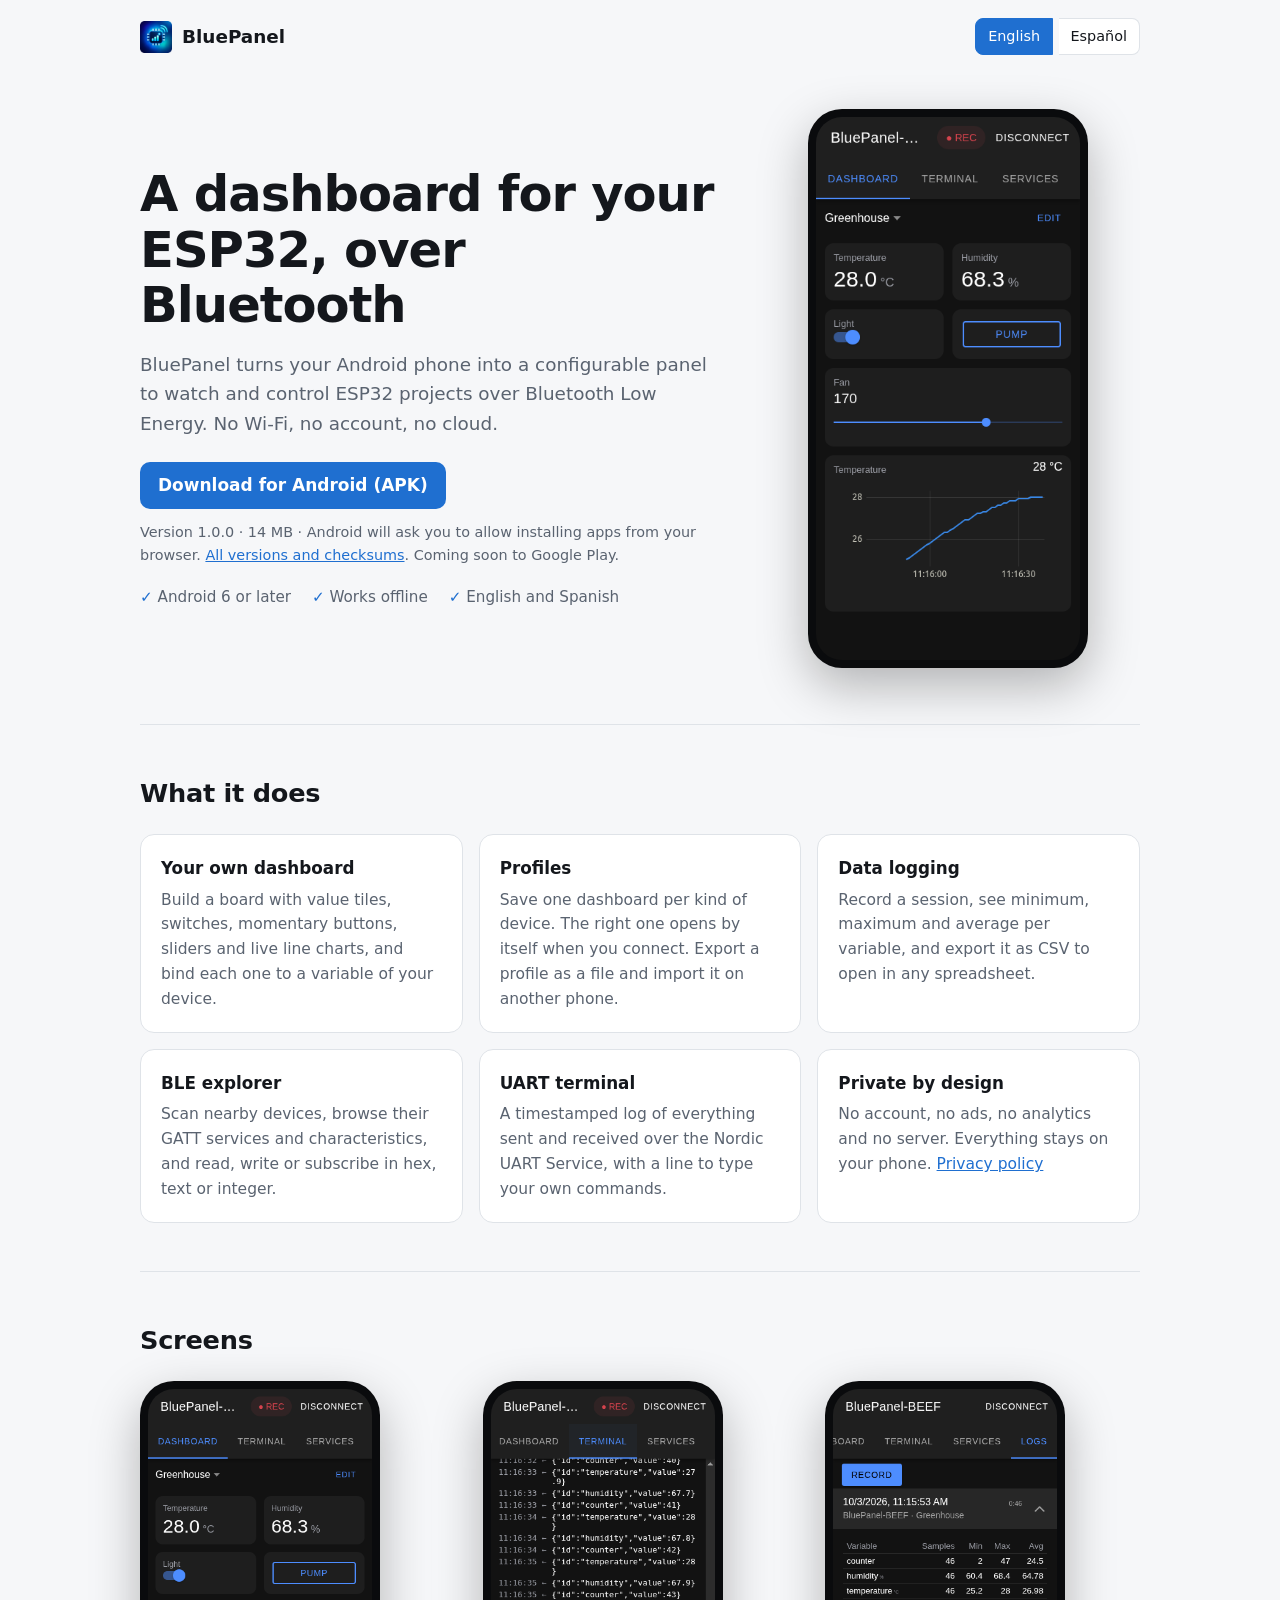
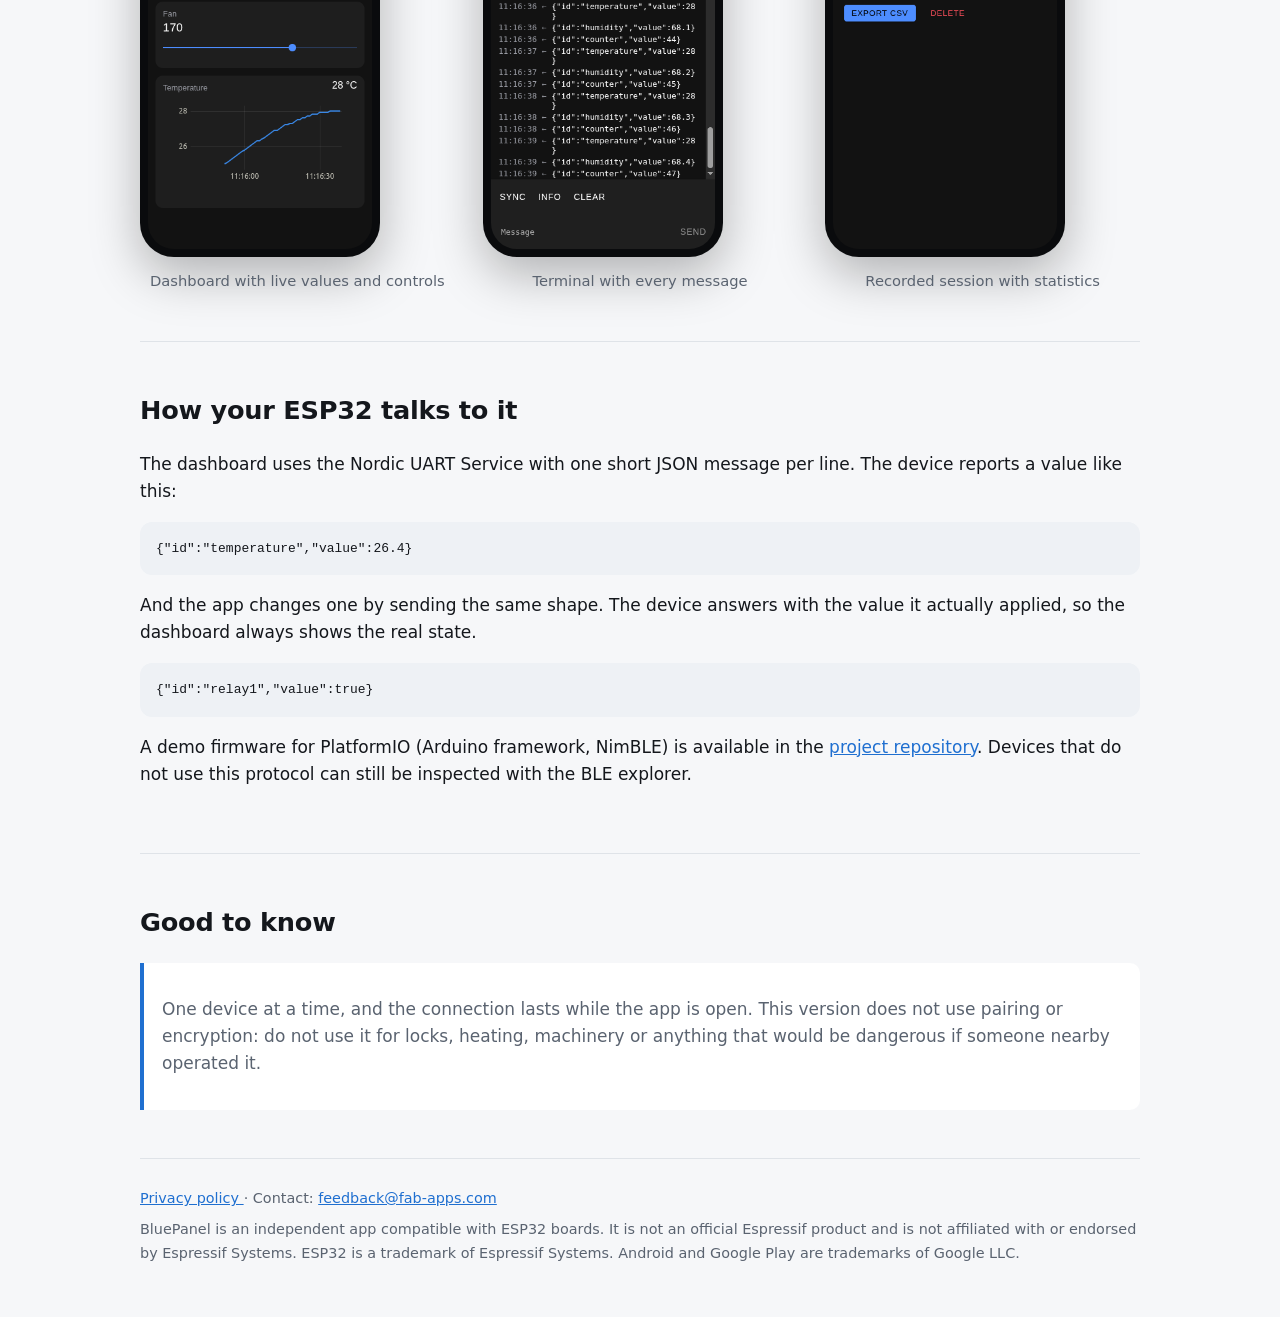
<file: index.html>
<!doctype html>
<html lang="en">
  <head>
    <meta charset="utf-8" />
    <meta name="viewport" content="width=device-width, initial-scale=1" />
    <title>BluePanel – BLE dashboard for ESP32</title>
    <meta name="title-en" content="BluePanel – BLE dashboard for ESP32" />
    <meta name="title-es" content="BluePanel – Panel BLE para ESP32" />
    <meta
      name="description"
      content="Turn your Android phone into a configurable dashboard for ESP32 projects over Bluetooth Low Energy. No Wi-Fi, no account, no cloud."
    />
    <meta name="color-scheme" content="light dark" />
    <link rel="icon" href="icon.png" type="image/png" />
    <link rel="stylesheet" href="styles.css" />
  </head>
  <body>
    <div class="wrap">
      <header class="top">
        <a class="brand" href="./"><img src="icon.png" alt="" />BluePanel</a>
        <div class="lang" role="group" aria-label="Language">
          <button type="button" value="en" aria-pressed="true">English</button>
          <button type="button" value="es" aria-pressed="false">Español</button>
        </div>
      </header>

      <main>
        <div class="hero">
          <div>
            <h1>
              <span data-lang="en">A dashboard for your ESP32, over Bluetooth</span>
              <span data-lang="es">Un tablero para tu ESP32, por Bluetooth</span>
            </h1>
            <p class="lead">
              <span data-lang="en">
                BluePanel turns your Android phone into a configurable panel to watch and control ESP32
                projects over Bluetooth Low Energy. No Wi-Fi, no account, no cloud.
              </span>
              <span data-lang="es">
                BluePanel convierte tu teléfono Android en un panel configurable para ver y controlar
                proyectos ESP32 por Bluetooth Low Energy. Sin Wi-Fi, sin cuenta, sin nube.
              </span>
            </p>
            <a
              class="badge"
              href="https://github.com/franbenaglia/universalESP32BlePages/releases/latest/download/BluePanel.apk"
            >
              <span data-lang="en">Download for Android (APK)</span>
              <span data-lang="es">Descargar para Android (APK)</span>
            </a>
            <p class="download-note">
              <span data-lang="en">
                Version 1.0.0 · 14 MB · Android will ask you to allow installing apps from your
                browser.
              </span>
              <span data-lang="es">
                Versión 1.0.0 · 14 MB · Android te va a pedir permiso para instalar apps desde el
                navegador.
              </span>
              <a href="https://github.com/franbenaglia/universalESP32BlePages/releases">
                <span data-lang="en">All versions and checksums</span
                ><span data-lang="es">Todas las versiones y sumas de verificación</span></a
              >.
              <span data-lang="en">Coming soon to Google Play.</span>
              <span data-lang="es">Próximamente en Google Play.</span>
            </p>
            <ul class="facts">
              <li>
                <span data-lang="en">Android 6 or later</span>
                <span data-lang="es">Android 6 o superior</span>
              </li>
              <li>
                <span data-lang="en">Works offline</span>
                <span data-lang="es">Funciona sin conexión</span>
              </li>
              <li>
                <span data-lang="en">English and Spanish</span>
                <span data-lang="es">Español e inglés</span>
              </li>
            </ul>
          </div>
          <div class="phone">
            <img
              src="img/dashboard.png"
              width="360"
              height="740"
              alt="BluePanel dashboard showing temperature, humidity, a switch, a button, a slider and a line chart"
            />
          </div>
        </div>

        <section>
          <h2>
            <span data-lang="en">What it does</span>
            <span data-lang="es">Qué hace</span>
          </h2>
          <div class="grid">
            <div class="card">
              <h3>
                <span data-lang="en">Your own dashboard</span>
                <span data-lang="es">Tu propio tablero</span>
              </h3>
              <p>
                <span data-lang="en">
                  Build a board with value tiles, switches, momentary buttons, sliders and live line
                  charts, and bind each one to a variable of your device.
                </span>
                <span data-lang="es">
                  Armá un tablero con valores, interruptores, botones momentáneos, deslizadores y
                  gráficos en vivo, y asociá cada uno a una variable de tu dispositivo.
                </span>
              </p>
            </div>
            <div class="card">
              <h3>
                <span data-lang="en">Profiles</span>
                <span data-lang="es">Perfiles</span>
              </h3>
              <p>
                <span data-lang="en">
                  Save one dashboard per kind of device. The right one opens by itself when you
                  connect. Export a profile as a file and import it on another phone.
                </span>
                <span data-lang="es">
                  Guardá un tablero por tipo de dispositivo. Al conectar se abre solo el que
                  corresponde. Exportá un perfil como archivo e importalo en otro teléfono.
                </span>
              </p>
            </div>
            <div class="card">
              <h3>
                <span data-lang="en">Data logging</span>
                <span data-lang="es">Registro de datos</span>
              </h3>
              <p>
                <span data-lang="en">
                  Record a session, see minimum, maximum and average per variable, and export it as
                  CSV to open in any spreadsheet.
                </span>
                <span data-lang="es">
                  Grabá una sesión, mirá mínimo, máximo y promedio por variable, y exportala como
                  CSV para abrirla en cualquier hoja de cálculo.
                </span>
              </p>
            </div>
            <div class="card">
              <h3>
                <span data-lang="en">BLE explorer</span>
                <span data-lang="es">Explorador BLE</span>
              </h3>
              <p>
                <span data-lang="en">
                  Scan nearby devices, browse their GATT services and characteristics, and read,
                  write or subscribe in hex, text or integer.
                </span>
                <span data-lang="es">
                  Buscá dispositivos cercanos, recorré sus servicios y características GATT, y leé,
                  escribí o suscribite en hexadecimal, texto o entero.
                </span>
              </p>
            </div>
            <div class="card">
              <h3>
                <span data-lang="en">UART terminal</span>
                <span data-lang="es">Terminal UART</span>
              </h3>
              <p>
                <span data-lang="en">
                  A timestamped log of everything sent and received over the Nordic UART Service,
                  with a line to type your own commands.
                </span>
                <span data-lang="es">
                  Un registro con hora de todo lo enviado y recibido por el Nordic UART Service, con
                  una línea para escribir tus propios comandos.
                </span>
              </p>
            </div>
            <div class="card">
              <h3>
                <span data-lang="en">Private by design</span>
                <span data-lang="es">Privada por diseño</span>
              </h3>
              <p>
                <span data-lang="en">
                  No account, no ads, no analytics and no server. Everything stays on your phone.
                </span>
                <span data-lang="es">
                  Sin cuenta, sin anuncios, sin analíticas y sin servidor. Todo queda en tu teléfono.
                </span>
                <a href="privacy.html">
                  <span data-lang="en">Privacy policy</span>
                  <span data-lang="es">Política de privacidad</span>
                </a>
              </p>
            </div>
          </div>
        </section>

        <section>
          <h2>
            <span data-lang="en">Screens</span>
            <span data-lang="es">Pantallas</span>
          </h2>
          <div class="shots">
            <figure>
              <div class="phone">
                <img src="img/dashboard.png" width="360" height="740" loading="lazy" alt="Dashboard with live values, controls and a chart" />
              </div>
              <figcaption>
                <span data-lang="en">Dashboard with live values and controls</span>
                <span data-lang="es">Tablero con valores en vivo y controles</span>
              </figcaption>
            </figure>
            <figure>
              <div class="phone">
                <img src="img/terminal.png" width="360" height="740" loading="lazy" alt="Terminal listing JSON messages received from the device" />
              </div>
              <figcaption>
                <span data-lang="en">Terminal with every message</span>
                <span data-lang="es">Terminal con cada mensaje</span>
              </figcaption>
            </figure>
            <figure>
              <div class="phone">
                <img src="img/logs.png" width="360" height="740" loading="lazy" alt="Recorded session with statistics per variable and a CSV export button" />
              </div>
              <figcaption>
                <span data-lang="en">Recorded session with statistics</span>
                <span data-lang="es">Sesión grabada con estadísticas</span>
              </figcaption>
            </figure>
          </div>
        </section>

        <section>
          <h2>
            <span data-lang="en">How your ESP32 talks to it</span>
            <span data-lang="es">Cómo le habla tu ESP32</span>
          </h2>
          <p>
            <span data-lang="en">
              The dashboard uses the Nordic UART Service with one short JSON message per line. The
              device reports a value like this:
            </span>
            <span data-lang="es">
              El tablero usa el Nordic UART Service con un mensaje JSON corto por línea. El
              dispositivo informa un valor así:
            </span>
          </p>
          <pre><code>{"id":"temperature","value":26.4}</code></pre>
          <p>
            <span data-lang="en">
              And the app changes one by sending the same shape. The device answers with the value
              it actually applied, so the dashboard always shows the real state.
            </span>
            <span data-lang="es">
              Y la app cambia uno enviando la misma forma. El dispositivo responde con el valor que
              realmente aplicó, así el tablero siempre muestra el estado real.
            </span>
          </p>
          <pre><code>{"id":"relay1","value":true}</code></pre>
          <p>
            <span data-lang="en">
              A demo firmware for PlatformIO (Arduino framework, NimBLE) is available in the
            </span>
            <span data-lang="es">
              Hay un firmware de demostración para PlatformIO (framework Arduino, NimBLE) en el
            </span>
            <a href="https://github.com/franbenaglia/universalESP32Ble">
              <span data-lang="en">project repository</span><span data-lang="es">repositorio del proyecto</span></a
            >.
            <span data-lang="en">
              Devices that do not use this protocol can still be inspected with the BLE explorer.
            </span>
            <span data-lang="es">
              Los dispositivos que no usan este protocolo igual se pueden inspeccionar con el
              explorador BLE.
            </span>
          </p>
        </section>

        <section>
          <h2>
            <span data-lang="en">Good to know</span>
            <span data-lang="es">Para tener en cuenta</span>
          </h2>
          <div class="note">
            <p data-lang="en">
              One device at a time, and the connection lasts while the app is open. This version
              does not use pairing or encryption: do not use it for locks, heating, machinery or
              anything that would be dangerous if someone nearby operated it.
            </p>
            <p data-lang="es">
              Un dispositivo por vez, y la conexión dura mientras la app está abierta. Esta versión
              no usa emparejamiento ni cifrado: no la uses para cerraduras, calefacción, maquinaria
              ni nada que sea peligroso si alguien cercano lo acciona.
            </p>
          </div>
        </section>
      </main>

      <footer>
        <p>
          <a href="privacy.html">
            <span data-lang="en">Privacy policy</span>
            <span data-lang="es">Política de privacidad</span>
          </a>
          ·
          <span data-lang="en">Contact:</span><span data-lang="es">Contacto:</span>
          <a href="mailto:feedback@fab-apps.com">feedback@fab-apps.com</a>
        </p>
        <p data-lang="en">
          BluePanel is an independent app compatible with ESP32 boards. It is not an official
          Espressif product and is not affiliated with or endorsed by Espressif Systems. ESP32 is a
          trademark of Espressif Systems. Android and Google Play are trademarks of Google LLC.
        </p>
        <p data-lang="es">
          BluePanel es una app independiente compatible con placas ESP32. No es un producto oficial
          de Espressif ni está afiliada o avalada por Espressif Systems. ESP32 es una marca de
          Espressif Systems. Android y Google Play son marcas de Google LLC.
        </p>
      </footer>
    </div>
    <script src="lang.js"></script>
  </body>
</html>
</file>
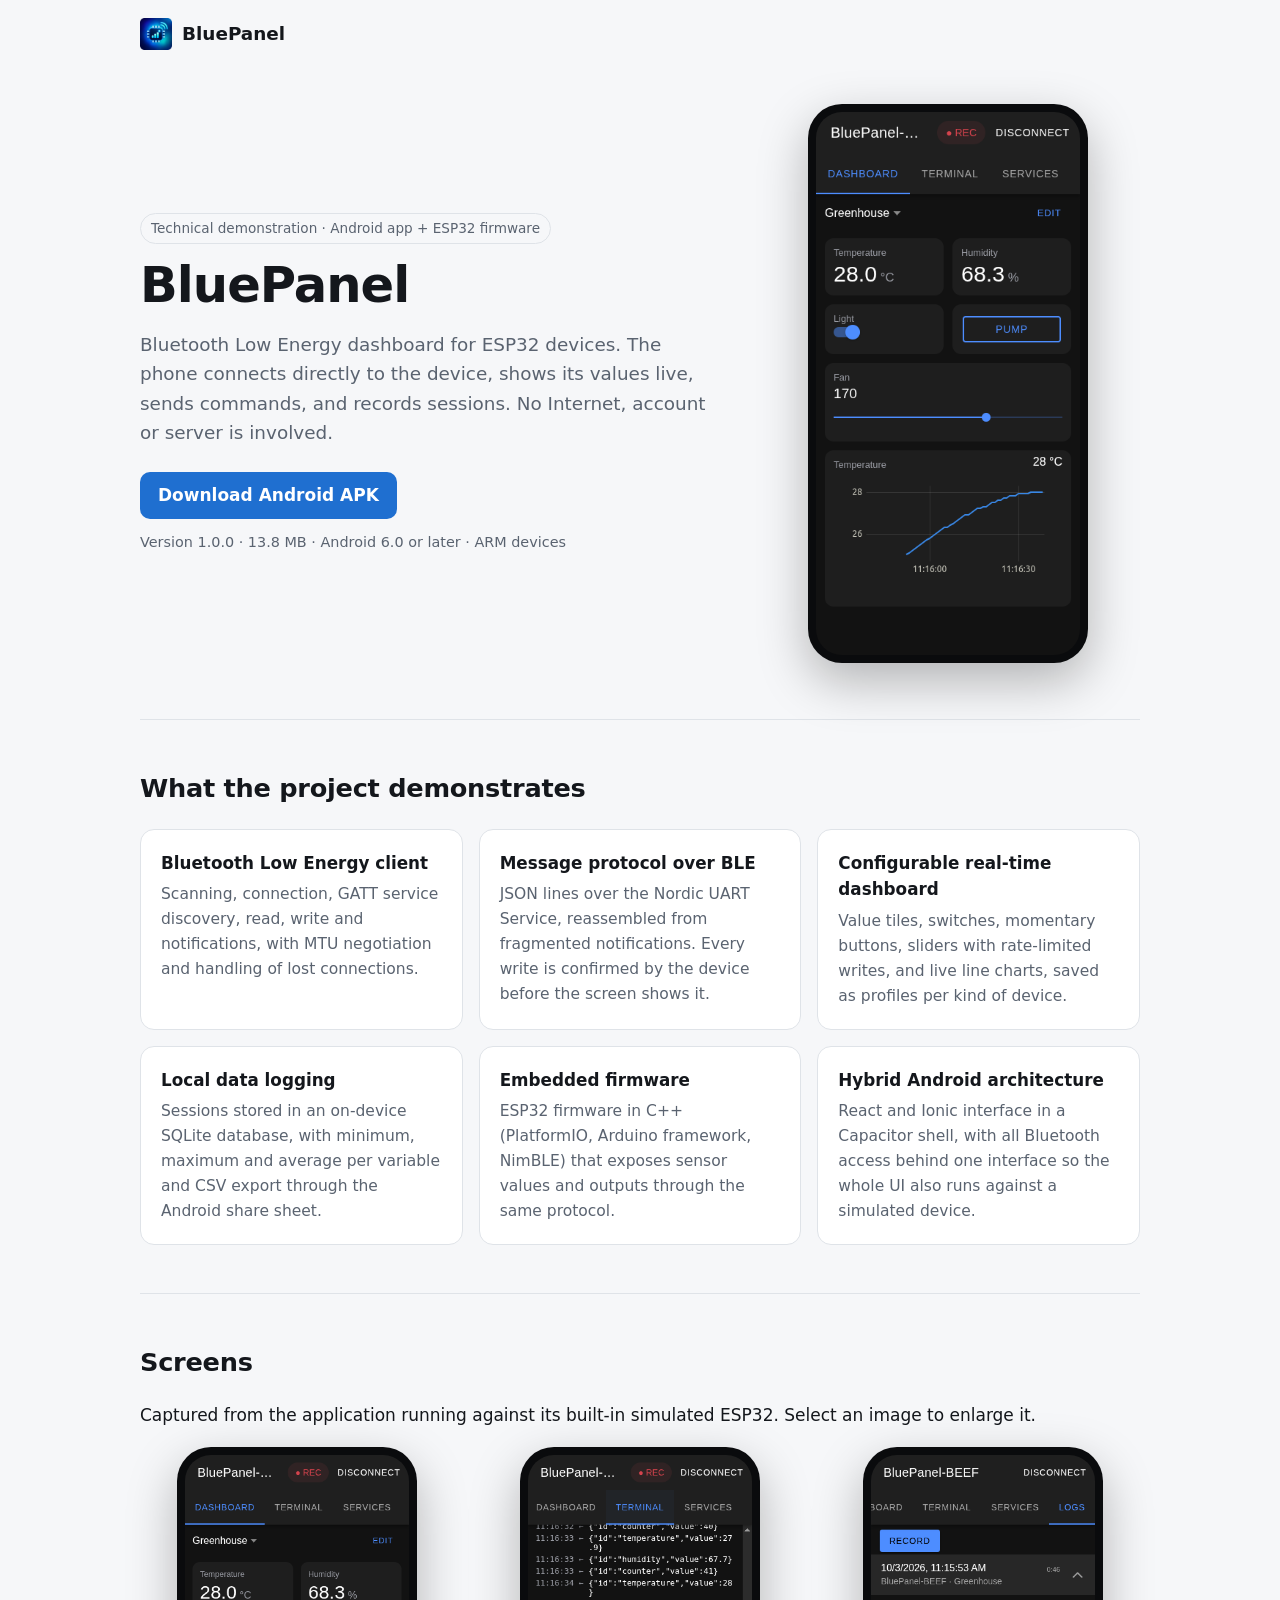
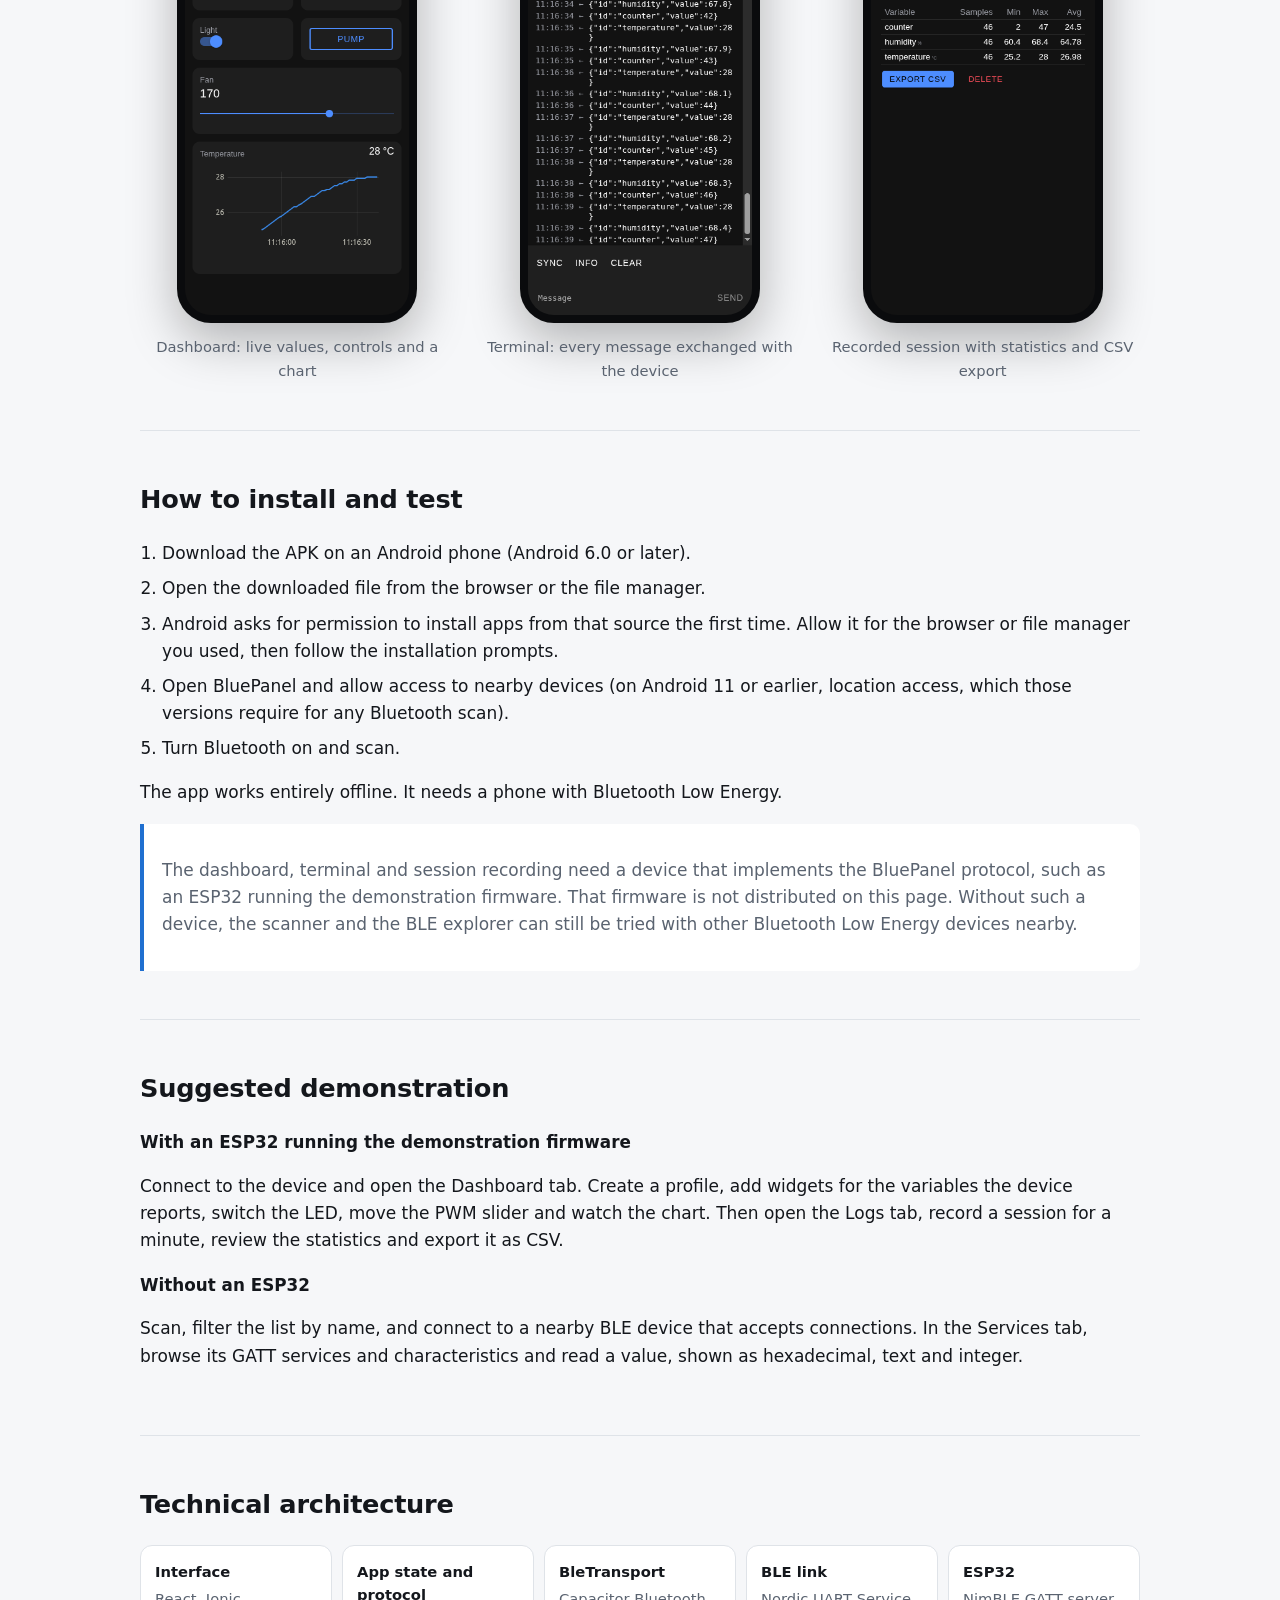
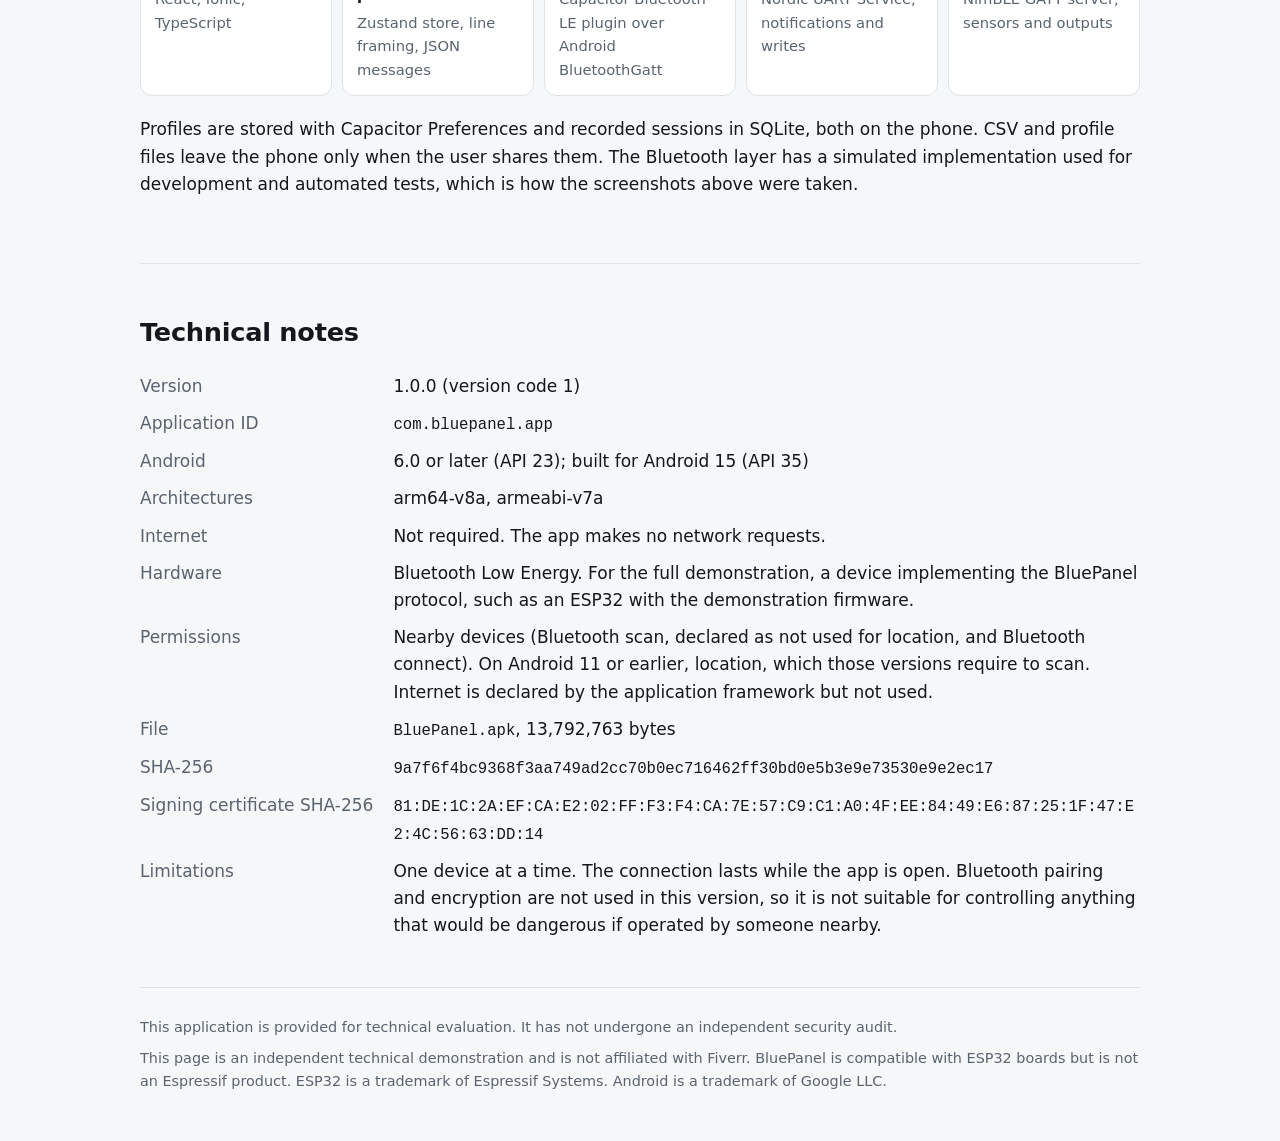
<file: demo/index.html>
<!doctype html>
<html lang="en">
  <head>
    <meta charset="utf-8" />
    <meta name="viewport" content="width=device-width, initial-scale=1" />
    <title>BluePanel – technical demo</title>
    <meta
      name="description"
      content="Technical demonstration of BluePanel, an Android app that monitors and controls ESP32 devices over Bluetooth Low Energy."
    />
    <!--
      Indexing: this page is meant to be opened from a portfolio link, not found
      through search. To let search engines index it, change the content to
      "index, follow". noindex does not make the page private.
    -->
    <meta name="robots" content="noindex, follow" />
    <meta name="color-scheme" content="light dark" />
    <link rel="icon" href="../icon.png" type="image/png" />
    <link rel="stylesheet" href="../styles.css" />
    <link rel="stylesheet" href="demo.css" />
  </head>
  <body>
    <div class="wrap">
      <header class="top">
        <span class="brand"><img src="../icon.png" alt="" />BluePanel</span>
      </header>

      <main>
        <!-- A: Hero -->
        <div class="hero">
          <div>
            <span class="status">Technical demonstration · Android app + ESP32 firmware</span>
            <h1>BluePanel</h1>
            <p class="lead">
              Bluetooth Low Energy dashboard for ESP32 devices. The phone connects directly to the
              device, shows its values live, sends commands, and records sessions. No Internet,
              account or server is involved.
            </p>
            <a
              class="badge"
              href="https://github.com/franbenaglia/universalESP32BlePages/releases/download/v1.0.0/BluePanel.apk"
              type="application/vnd.android.package-archive"
              >Download Android APK</a
            >
            <p class="hero-meta">Version 1.0.0 · 13.8 MB · Android 6.0 or later · ARM devices</p>
          </div>
          <div class="phone">
            <img
              src="../img/dashboard.png"
              width="360"
              height="740"
              alt="BluePanel dashboard with temperature and humidity values, a switch, a button, a slider and a live line chart"
            />
          </div>
        </div>

        <!-- B: Capabilities -->
        <section aria-labelledby="capabilities">
          <h2 id="capabilities">What the project demonstrates</h2>
          <div class="grid">
            <div class="card">
              <h3>Bluetooth Low Energy client</h3>
              <p>
                Scanning, connection, GATT service discovery, read, write and notifications, with
                MTU negotiation and handling of lost connections.
              </p>
            </div>
            <div class="card">
              <h3>Message protocol over BLE</h3>
              <p>
                JSON lines over the Nordic UART Service, reassembled from fragmented notifications.
                Every write is confirmed by the device before the screen shows it.
              </p>
            </div>
            <div class="card">
              <h3>Configurable real-time dashboard</h3>
              <p>
                Value tiles, switches, momentary buttons, sliders with rate-limited writes, and live
                line charts, saved as profiles per kind of device.
              </p>
            </div>
            <div class="card">
              <h3>Local data logging</h3>
              <p>
                Sessions stored in an on-device SQLite database, with minimum, maximum and average per
                variable and CSV export through the Android share sheet.
              </p>
            </div>
            <div class="card">
              <h3>Embedded firmware</h3>
              <p>
                ESP32 firmware in C++ (PlatformIO, Arduino framework, NimBLE) that exposes sensor
                values and outputs through the same protocol.
              </p>
            </div>
            <div class="card">
              <h3>Hybrid Android architecture</h3>
              <p>
                React and Ionic interface in a Capacitor shell, with all Bluetooth access behind one
                interface so the whole UI also runs against a simulated device.
              </p>
            </div>
          </div>
        </section>

        <!-- C: Screenshots -->
        <section aria-labelledby="screens">
          <h2 id="screens">Screens</h2>
          <p>
            Captured from the application running against its built-in simulated ESP32. Select an
            image to enlarge it.
          </p>
          <div class="shots">
            <figure>
              <button type="button" data-enlarge data-caption="Dashboard: live values, controls and a chart">
                <span class="phone">
                  <img
                    src="../img/dashboard.png"
                    width="360"
                    height="740"
                    loading="lazy"
                    alt="Dashboard with temperature, humidity, a light switch, a pump button, a fan slider and a temperature chart"
                  />
                </span>
              </button>
              <figcaption>Dashboard: live values, controls and a chart</figcaption>
            </figure>
            <figure>
              <button type="button" data-enlarge data-caption="Terminal: every message exchanged with the device">
                <span class="phone">
                  <img
                    src="../img/terminal.png"
                    width="360"
                    height="740"
                    loading="lazy"
                    alt="Terminal listing timestamped JSON messages received from the device"
                  />
                </span>
              </button>
              <figcaption>Terminal: every message exchanged with the device</figcaption>
            </figure>
            <figure>
              <button type="button" data-enlarge data-caption="Recorded session with statistics and CSV export">
                <span class="phone">
                  <img
                    src="../img/logs.png"
                    width="360"
                    height="740"
                    loading="lazy"
                    alt="Recorded session showing sample count, minimum, maximum and average per variable, with an Export CSV button"
                  />
                </span>
              </button>
              <figcaption>Recorded session with statistics and CSV export</figcaption>
            </figure>
          </div>
        </section>

        <!-- D: How to test -->
        <section aria-labelledby="install">
          <h2 id="install">How to install and test</h2>
          <ol class="steps">
            <li>Download the APK on an Android phone (Android 6.0 or later).</li>
            <li>Open the downloaded file from the browser or the file manager.</li>
            <li>
              Android asks for permission to install apps from that source the first time. Allow it
              for the browser or file manager you used, then follow the installation prompts.
            </li>
            <li>
              Open BluePanel and allow access to nearby devices (on Android 11 or earlier, location
              access, which those versions require for any Bluetooth scan).
            </li>
            <li>Turn Bluetooth on and scan.</li>
          </ol>
          <p>
            The app works entirely offline. It needs a phone with Bluetooth Low Energy.
          </p>
          <div class="note">
            <p>
              The dashboard, terminal and session recording need a device that implements the
              BluePanel protocol, such as an ESP32 running the demonstration firmware. That firmware
              is not distributed on this page. Without such a device, the scanner and the BLE
              explorer can still be tried with other Bluetooth Low Energy devices nearby.
            </p>
          </div>
        </section>

        <!-- E: Suggested demonstration -->
        <section aria-labelledby="scenario">
          <h2 id="scenario">Suggested demonstration</h2>
          <h3>With an ESP32 running the demonstration firmware</h3>
          <p>
            Connect to the device and open the Dashboard tab. Create a profile, add widgets for the
            variables the device reports, switch the LED, move the PWM slider and watch the chart.
            Then open the Logs tab, record a session for a minute, review the statistics and export
            it as CSV.
          </p>
          <h3>Without an ESP32</h3>
          <p>
            Scan, filter the list by name, and connect to a nearby BLE device that accepts
            connections. In the Services tab, browse its GATT services and characteristics and read
            a value, shown as hexadecimal, text and integer.
          </p>
        </section>

        <!-- F: Architecture -->
        <section aria-labelledby="architecture">
          <h2 id="architecture">Technical architecture</h2>
          <ol class="flow" aria-label="Data path from the interface to the device">
            <li><strong>Interface</strong><span>React, Ionic, TypeScript</span></li>
            <li><strong>App state and protocol</strong><span>Zustand store, line framing, JSON messages</span></li>
            <li><strong>BleTransport</strong><span>Capacitor Bluetooth LE plugin over Android BluetoothGatt</span></li>
            <li><strong>BLE link</strong><span>Nordic UART Service, notifications and writes</span></li>
            <li><strong>ESP32</strong><span>NimBLE GATT server, sensors and outputs</span></li>
          </ol>
          <p>
            Profiles are stored with Capacitor Preferences and recorded sessions in SQLite, both on
            the phone. CSV and profile files leave the phone only when the user shares them. The
            Bluetooth layer has a simulated implementation used for development and automated
            tests, which is how the screenshots above were taken.
          </p>
        </section>

        <!-- G: Technical notes -->
        <section aria-labelledby="notes">
          <h2 id="notes">Technical notes</h2>
          <dl class="specs">
            <dt>Version</dt>
            <dd>1.0.0 (version code 1)</dd>
            <dt>Application ID</dt>
            <dd><code>com.bluepanel.app</code></dd>
            <dt>Android</dt>
            <dd>6.0 or later (API 23); built for Android 15 (API 35)</dd>
            <dt>Architectures</dt>
            <dd>arm64-v8a, armeabi-v7a</dd>
            <dt>Internet</dt>
            <dd>Not required. The app makes no network requests.</dd>
            <dt>Hardware</dt>
            <dd>
              Bluetooth Low Energy. For the full demonstration, a device implementing the BluePanel
              protocol, such as an ESP32 with the demonstration firmware.
            </dd>
            <dt>Permissions</dt>
            <dd>
              Nearby devices (Bluetooth scan, declared as not used for location, and Bluetooth
              connect). On Android 11 or earlier, location, which those versions require to scan.
              Internet is declared by the application framework but not used.
            </dd>
            <dt>File</dt>
            <dd><code>BluePanel.apk</code>, 13,792,763 bytes</dd>
            <dt>SHA-256</dt>
            <dd><code>9a7f6f4bc9368f3aa749ad2cc70b0ec716462ff30bd0e5b3e9e73530e9e2ec17</code></dd>
            <dt>Signing certificate SHA-256</dt>
            <dd>
              <code>81:DE:1C:2A:EF:CA:E2:02:FF:F3:F4:CA:7E:57:C9:C1:A0:4F:EE:84:49:E6:87:25:1F:47:E2:4C:56:63:DD:14</code>
            </dd>
            <dt>Limitations</dt>
            <dd>
              One device at a time. The connection lasts while the app is open. Bluetooth pairing
              and encryption are not used in this version, so it is not suitable for controlling
              anything that would be dangerous if operated by someone nearby.
            </dd>
          </dl>
        </section>
      </main>

      <footer>
        <p>
          This application is provided for technical evaluation. It has not undergone an
          independent security audit.
        </p>
        <p>
          This page is an independent technical demonstration and is not affiliated with Fiverr.
          BluePanel is compatible with ESP32 boards but is not an Espressif product. ESP32 is a
          trademark of Espressif Systems. Android is a trademark of Google LLC.
        </p>
      </footer>
    </div>

    <dialog id="lightbox" class="lightbox" aria-label="Enlarged screenshot">
      <img alt="" />
      <div class="lightbox-bar">
        <span class="lightbox-caption"></span>
        <button type="button" data-close>Close</button>
      </div>
    </dialog>
    <script src="demo.js"></script>
  </body>
</html>
</file>
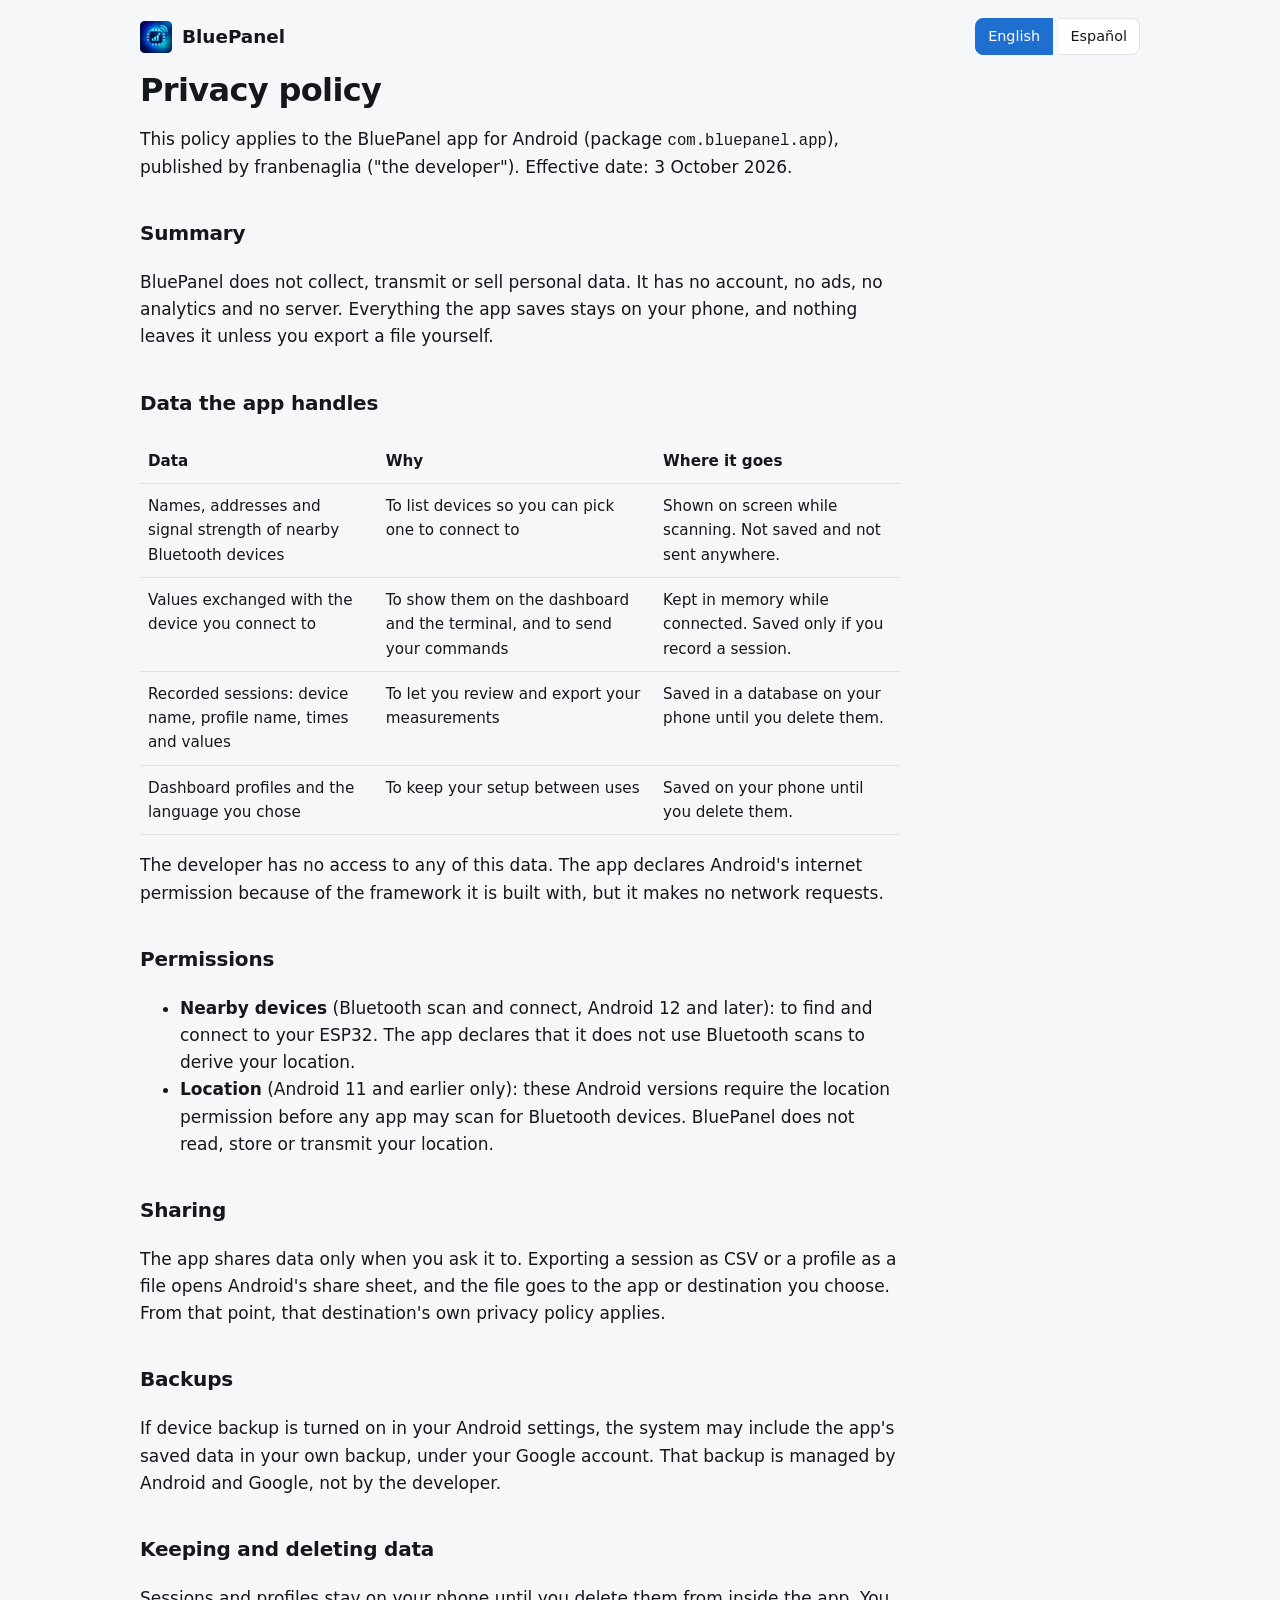
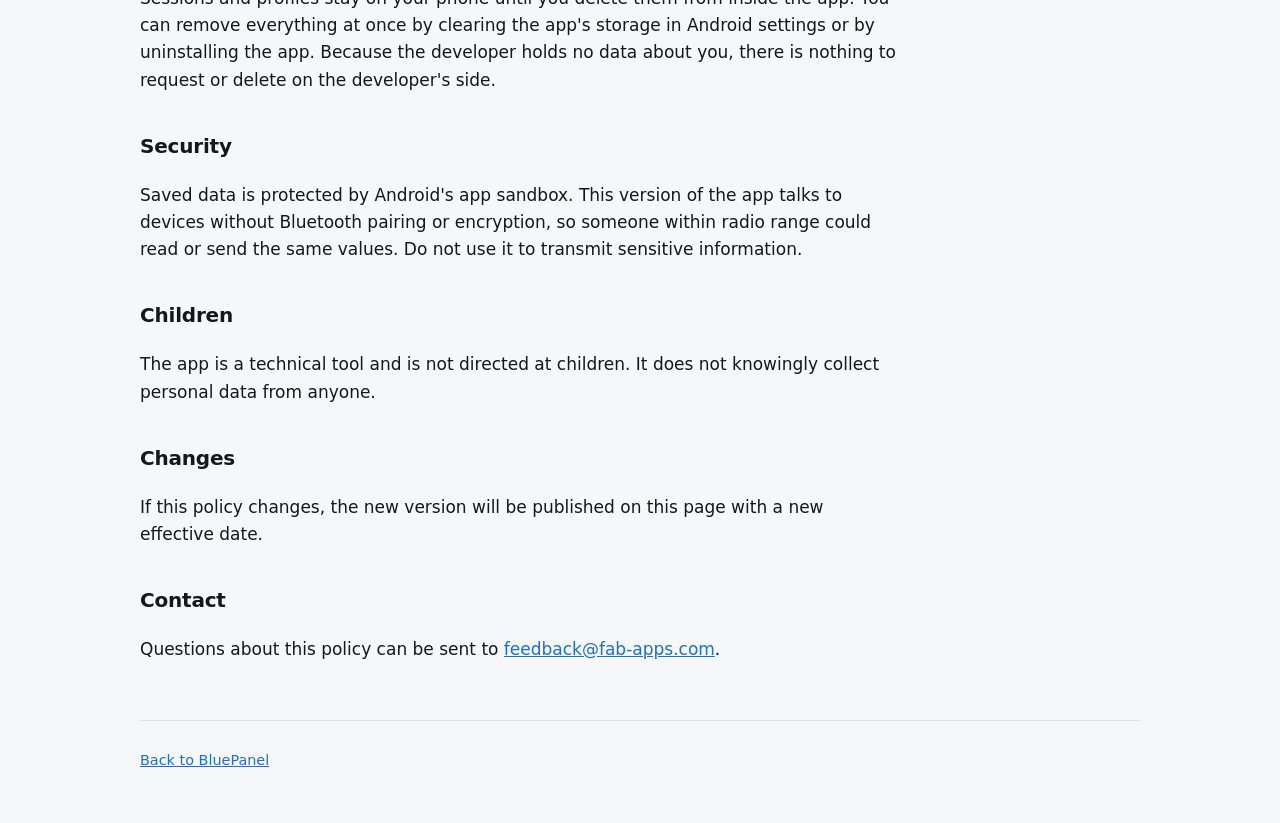
<file: privacy.html>
<!doctype html>
<html lang="en">
  <head>
    <meta charset="utf-8" />
    <meta name="viewport" content="width=device-width, initial-scale=1" />
    <title>Privacy policy – BluePanel</title>
    <meta name="title-en" content="Privacy policy – BluePanel" />
    <meta name="title-es" content="Política de privacidad – BluePanel" />
    <meta name="description" content="Privacy policy of the BluePanel Android app." />
    <meta name="color-scheme" content="light dark" />
    <link rel="icon" href="icon.png" type="image/png" />
    <link rel="stylesheet" href="styles.css" />
  </head>
  <body>
    <div class="wrap">
      <header class="top">
        <a class="brand" href="./"><img src="icon.png" alt="" />BluePanel</a>
        <div class="lang" role="group" aria-label="Language">
          <button type="button" value="en" aria-pressed="true">English</button>
          <button type="button" value="es" aria-pressed="false">Español</button>
        </div>
      </header>

      <main class="doc" data-lang="en">
        <h1>Privacy policy</h1>
        <p>
          This policy applies to the BluePanel app for Android (package
          <code>com.bluepanel.app</code>), published by franbenaglia ("the developer"). Effective
          date: 3 October 2026.
        </p>

        <h2>Summary</h2>
        <p>
          BluePanel does not collect, transmit or sell personal data. It has no account, no ads, no
          analytics and no server. Everything the app saves stays on your phone, and nothing leaves
          it unless you export a file yourself.
        </p>

        <h2>Data the app handles</h2>
        <div class="table-scroll">
          <table>
            <thead>
              <tr>
                <th>Data</th>
                <th>Why</th>
                <th>Where it goes</th>
              </tr>
            </thead>
            <tbody>
              <tr>
                <td>Names, addresses and signal strength of nearby Bluetooth devices</td>
                <td>To list devices so you can pick one to connect to</td>
                <td>Shown on screen while scanning. Not saved and not sent anywhere.</td>
              </tr>
              <tr>
                <td>Values exchanged with the device you connect to</td>
                <td>To show them on the dashboard and the terminal, and to send your commands</td>
                <td>Kept in memory while connected. Saved only if you record a session.</td>
              </tr>
              <tr>
                <td>Recorded sessions: device name, profile name, times and values</td>
                <td>To let you review and export your measurements</td>
                <td>Saved in a database on your phone until you delete them.</td>
              </tr>
              <tr>
                <td>Dashboard profiles and the language you chose</td>
                <td>To keep your setup between uses</td>
                <td>Saved on your phone until you delete them.</td>
              </tr>
            </tbody>
          </table>
        </div>
        <p>
          The developer has no access to any of this data. The app declares Android's internet
          permission because of the framework it is built with, but it makes no network requests.
        </p>

        <h2>Permissions</h2>
        <ul>
          <li>
            <strong>Nearby devices</strong> (Bluetooth scan and connect, Android 12 and later): to
            find and connect to your ESP32. The app declares that it does not use Bluetooth scans to
            derive your location.
          </li>
          <li>
            <strong>Location</strong> (Android 11 and earlier only): these Android versions require
            the location permission before any app may scan for Bluetooth devices. BluePanel does
            not read, store or transmit your location.
          </li>
        </ul>

        <h2>Sharing</h2>
        <p>
          The app shares data only when you ask it to. Exporting a session as CSV or a profile as a
          file opens Android's share sheet, and the file goes to the app or destination you choose.
          From that point, that destination's own privacy policy applies.
        </p>

        <h2>Backups</h2>
        <p>
          If device backup is turned on in your Android settings, the system may include the app's
          saved data in your own backup, under your Google account. That backup is managed by
          Android and Google, not by the developer.
        </p>

        <h2>Keeping and deleting data</h2>
        <p>
          Sessions and profiles stay on your phone until you delete them from inside the app. You
          can remove everything at once by clearing the app's storage in Android settings or by
          uninstalling the app. Because the developer holds no data about you, there is nothing to
          request or delete on the developer's side.
        </p>

        <h2>Security</h2>
        <p>
          Saved data is protected by Android's app sandbox. This version of the app talks to devices
          without Bluetooth pairing or encryption, so someone within radio range could read or send
          the same values. Do not use it to transmit sensitive information.
        </p>

        <h2>Children</h2>
        <p>
          The app is a technical tool and is not directed at children. It does not knowingly collect
          personal data from anyone.
        </p>

        <h2>Changes</h2>
        <p>
          If this policy changes, the new version will be published on this page with a new
          effective date.
        </p>

        <h2>Contact</h2>
        <p>
          Questions about this policy can be sent to
          <a href="mailto:feedback@fab-apps.com">feedback@fab-apps.com</a>.
        </p>
      </main>

      <main class="doc" data-lang="es">
        <h1>Política de privacidad</h1>
        <p>
          Esta política se aplica a la app BluePanel para Android (paquete
          <code>com.bluepanel.app</code>), publicada por franbenaglia («el desarrollador»). Fecha de
          vigencia: 3 de octubre de 2026.
        </p>

        <h2>Resumen</h2>
        <p>
          BluePanel no recopila, transmite ni vende datos personales. No tiene cuenta, anuncios,
          analíticas ni servidor. Todo lo que la app guarda queda en tu teléfono, y nada sale de él
          salvo que vos exportes un archivo.
        </p>

        <h2>Datos que maneja la app</h2>
        <div class="table-scroll">
          <table>
            <thead>
              <tr>
                <th>Dato</th>
                <th>Para qué</th>
                <th>A dónde va</th>
              </tr>
            </thead>
            <tbody>
              <tr>
                <td>Nombre, dirección e intensidad de señal de los dispositivos Bluetooth cercanos</td>
                <td>Para listarlos y que elijas a cuál conectarte</td>
                <td>Se muestran en pantalla durante la búsqueda. No se guardan ni se envían.</td>
              </tr>
              <tr>
                <td>Valores intercambiados con el dispositivo al que te conectás</td>
                <td>Para mostrarlos en el tablero y la terminal, y para enviar tus comandos</td>
                <td>Quedan en memoria mientras dura la conexión. Se guardan solo si grabás una sesión.</td>
              </tr>
              <tr>
                <td>Sesiones grabadas: nombre del dispositivo, nombre del perfil, horas y valores</td>
                <td>Para que puedas revisar y exportar tus mediciones</td>
                <td>Se guardan en una base de datos en tu teléfono hasta que las borres.</td>
              </tr>
              <tr>
                <td>Perfiles de tablero y el idioma elegido</td>
                <td>Para conservar tu configuración entre usos</td>
                <td>Se guardan en tu teléfono hasta que los borres.</td>
              </tr>
            </tbody>
          </table>
        </div>
        <p>
          El desarrollador no tiene acceso a ninguno de estos datos. La app declara el permiso de
          internet de Android por el framework con el que está construida, pero no hace ninguna
          solicitud de red.
        </p>

        <h2>Permisos</h2>
        <ul>
          <li>
            <strong>Dispositivos cercanos</strong> (búsqueda y conexión Bluetooth, Android 12 o
            superior): para encontrar tu ESP32 y conectarse. La app declara que no usa las búsquedas
            Bluetooth para deducir tu ubicación.
          </li>
          <li>
            <strong>Ubicación</strong> (solo Android 11 o anterior): esas versiones de Android
            exigen el permiso de ubicación antes de que cualquier app pueda buscar dispositivos
            Bluetooth. BluePanel no lee, guarda ni transmite tu ubicación.
          </li>
        </ul>

        <h2>Compartir</h2>
        <p>
          La app comparte datos solo cuando vos lo pedís. Exportar una sesión como CSV o un perfil
          como archivo abre la hoja de compartir de Android, y el archivo va a la app o destino que
          elijas. A partir de ahí se aplica la política de privacidad de ese destino.
        </p>

        <h2>Copias de seguridad</h2>
        <p>
          Si tenés activada la copia de seguridad del dispositivo en los ajustes de Android, el
          sistema puede incluir los datos guardados por la app en tu propia copia, bajo tu cuenta de
          Google. Esa copia la administran Android y Google, no el desarrollador.
        </p>

        <h2>Conservación y borrado</h2>
        <p>
          Las sesiones y los perfiles quedan en tu teléfono hasta que los borres desde la app. Podés
          eliminar todo de una vez borrando el almacenamiento de la app en los ajustes de Android o
          desinstalándola. Como el desarrollador no tiene ningún dato tuyo, no hay nada que
          solicitar ni borrar de su lado.
        </p>

        <h2>Seguridad</h2>
        <p>
          Los datos guardados están protegidos por el aislamiento de apps de Android. Esta versión
          se comunica con los dispositivos sin emparejamiento ni cifrado Bluetooth, por lo que
          alguien dentro del alcance de radio podría leer o enviar los mismos valores. No la uses
          para transmitir información sensible.
        </p>

        <h2>Menores</h2>
        <p>
          La app es una herramienta técnica y no está dirigida a menores. No recopila a sabiendas
          datos personales de nadie.
        </p>

        <h2>Cambios</h2>
        <p>
          Si esta política cambia, la nueva versión se publicará en esta página con una nueva fecha
          de vigencia.
        </p>

        <h2>Contacto</h2>
        <p>
          Las consultas sobre esta política se pueden enviar a
          <a href="mailto:feedback@fab-apps.com">feedback@fab-apps.com</a>.
        </p>
      </main>

      <footer>
        <p>
          <a href="./">
            <span data-lang="en">Back to BluePanel</span>
            <span data-lang="es">Volver a BluePanel</span>
          </a>
        </p>
      </footer>
    </div>
    <script src="lang.js"></script>
  </body>
</html>
</file>
<file: styles.css>
:root {
  --bg: #f6f7f9;
  --surface: #ffffff;
  --text: #14171c;
  --muted: #5a6370;
  --line: #dfe3e8;
  --accent: #1f6fd0;
  --accent-text: #ffffff;
  --code-bg: #eef1f5;
}

@media (prefers-color-scheme: dark) {
  :root {
    --bg: #0f1114;
    --surface: #181b20;
    --text: #f1f3f5;
    --muted: #a3acb8;
    --line: #2a2f37;
    --accent: #4d94ee;
    --accent-text: #0b0d10;
    --code-bg: #1f232a;
  }
}

* {
  box-sizing: border-box;
}

html {
  -webkit-text-size-adjust: 100%;
}

body {
  margin: 0;
  background: var(--bg);
  color: var(--text);
  font: 17px/1.6 system-ui, -apple-system, 'Segoe UI', Roboto, 'Helvetica Neue', Arial, sans-serif;
}

/* One language at a time; the script sets <html lang>. English shows without JavaScript. */
html[lang='en'] [data-lang='es'],
html[lang='es'] [data-lang='en'] {
  display: none;
}

a {
  color: var(--accent);
}

.wrap {
  max-width: 1040px;
  margin: 0 auto;
  padding: 0 20px;
}

header.top {
  display: flex;
  align-items: center;
  justify-content: space-between;
  gap: 12px;
  padding: 18px 0;
}

.brand {
  display: flex;
  align-items: center;
  gap: 10px;
  font-weight: 700;
  font-size: 1.15rem;
  color: var(--text);
  text-decoration: none;
}

.brand img {
  width: 32px;
  height: 32px;
}

.lang button {
  padding: 6px 12px;
  border: 1px solid var(--line);
  background: var(--surface);
  color: var(--text);
  font: inherit;
  font-size: 0.9rem;
  cursor: pointer;
}

.lang button:first-child {
  border-radius: 8px 0 0 8px;
}

.lang button:last-child {
  border-left: 0;
  border-radius: 0 8px 8px 0;
}

.lang button[aria-pressed='true'] {
  background: var(--accent);
  border-color: var(--accent);
  color: var(--accent-text);
}

.hero {
  display: grid;
  grid-template-columns: minmax(0, 1.2fr) minmax(0, 0.8fr);
  align-items: center;
  gap: 40px;
  padding: 36px 0 56px;
}

h1 {
  margin: 0 0 16px;
  font-size: clamp(2rem, 5vw, 3.1rem);
  line-height: 1.12;
  letter-spacing: -0.02em;
}

h2 {
  margin: 0 0 20px;
  font-size: 1.6rem;
  letter-spacing: -0.01em;
}

h3 {
  margin: 0 0 6px;
  font-size: 1.05rem;
}

.lead {
  margin: 0 0 24px;
  font-size: 1.15rem;
  color: var(--muted);
}

.badge {
  display: inline-block;
  text-decoration: none;
  padding: 10px 18px;
  border-radius: 10px;
  background: var(--accent);
  color: var(--accent-text);
  font-weight: 600;
}

.download-note {
  margin: 12px 0 0;
  color: var(--muted);
  font-size: 0.9rem;
}

.facts {
  margin: 18px 0 0;
  padding: 0;
  list-style: none;
  color: var(--muted);
  font-size: 0.95rem;
}

.facts li {
  display: inline-block;
  margin-right: 16px;
}

.facts li::before {
  content: '✓ ';
  color: var(--accent);
}

.phone {
  justify-self: center;
  width: min(280px, 100%);
  padding: 8px;
  border-radius: 34px;
  background: #0a0b0d;
  box-shadow: 0 18px 50px rgba(0, 0, 0, 0.28);
}

.phone img {
  display: block;
  width: 100%;
  height: auto;
  border-radius: 26px;
}

section {
  padding: 48px 0;
  border-top: 1px solid var(--line);
}

.grid {
  display: grid;
  grid-template-columns: repeat(auto-fit, minmax(240px, 1fr));
  gap: 16px;
}

.card {
  padding: 20px;
  border: 1px solid var(--line);
  border-radius: 14px;
  background: var(--surface);
}

.card p {
  margin: 0;
  color: var(--muted);
  font-size: 0.97rem;
}

.shots {
  display: grid;
  grid-template-columns: repeat(auto-fit, minmax(200px, 1fr));
  gap: 28px;
  justify-items: center;
}

.shots figure {
  margin: 0;
  text-align: center;
}

.shots .phone {
  width: min(240px, 100%);
}

.shots figcaption {
  margin-top: 12px;
  color: var(--muted);
  font-size: 0.92rem;
}

pre {
  margin: 16px 0;
  padding: 16px;
  overflow-x: auto;
  border-radius: 12px;
  background: var(--code-bg);
  font: 0.88rem/1.5 ui-monospace, 'Roboto Mono', Menlo, Consolas, monospace;
}

code {
  font-family: ui-monospace, 'Roboto Mono', Menlo, Consolas, monospace;
  font-size: 0.92em;
}

.note {
  padding: 16px 18px;
  border-left: 4px solid var(--accent);
  border-radius: 0 10px 10px 0;
  background: var(--surface);
  color: var(--muted);
}

footer {
  padding: 28px 0 44px;
  border-top: 1px solid var(--line);
  color: var(--muted);
  font-size: 0.9rem;
}

footer p {
  margin: 0 0 8px;
}

/* Privacy policy */
.doc {
  max-width: 760px;
  padding-bottom: 40px;
  overflow-wrap: anywhere;
}

.doc h1 {
  font-size: 2rem;
}

.doc h2 {
  margin-top: 36px;
  font-size: 1.25rem;
}

.doc table {
  width: 100%;
  border-collapse: collapse;
  font-size: 0.95rem;
}

.doc table {
  min-width: 520px;
}

.doc th,
.doc td {
  padding: 10px 8px;
  border-bottom: 1px solid var(--line);
  text-align: left;
  vertical-align: top;
}

.table-scroll {
  overflow-x: auto;
}

@media (max-width: 760px) {
  .hero {
    grid-template-columns: 1fr;
    gap: 28px;
    padding-top: 12px;
  }
}
</file>
<file: demo/demo.css>
/* Additions to ../styles.css for the technical demo page. */

.status {
  display: inline-block;
  margin-bottom: 14px;
  padding: 4px 10px;
  border: 1px solid var(--line);
  border-radius: 999px;
  color: var(--muted);
  font-size: 0.85rem;
}

.badge[aria-disabled='true'] {
  background: var(--line);
  color: var(--muted);
  pointer-events: none;
}

.hero-meta {
  margin: 12px 0 0;
  color: var(--muted);
  font-size: 0.9rem;
}

/* Screenshot gallery: each image opens in a dialog. */
.shots button {
  display: block;
  width: 100%;
  padding: 0;
  border: 0;
  background: none;
  cursor: zoom-in;
}

.shots button .phone {
  display: block;
  margin: 0 auto;
}

.shots button:focus-visible {
  outline: 3px solid var(--accent);
  outline-offset: 4px;
  border-radius: 34px;
}

dialog.lightbox {
  max-width: min(92vw, 520px);
  max-height: 92vh;
  padding: 0;
  border: 0;
  border-radius: 18px;
  background: var(--surface);
  color: var(--text);
}

dialog.lightbox::backdrop {
  background: rgba(0, 0, 0, 0.75);
}

dialog.lightbox img {
  display: block;
  width: 100%;
  height: auto;
  max-height: calc(92vh - 64px);
  object-fit: contain;
  background: #0a0b0d;
}

dialog.lightbox .lightbox-bar {
  display: flex;
  align-items: center;
  justify-content: space-between;
  gap: 12px;
  padding: 12px 16px;
  font-size: 0.92rem;
}

dialog.lightbox button {
  flex: none;
  padding: 6px 14px;
  border: 1px solid var(--line);
  border-radius: 8px;
  background: var(--bg);
  color: var(--text);
  font: inherit;
  cursor: pointer;
}

ol.steps {
  margin: 0;
  padding-left: 1.3em;
}

ol.steps li {
  margin-bottom: 8px;
}

/* Architecture: a vertical chain on phones, horizontal on wide screens. */
.flow {
  display: flex;
  flex-wrap: wrap;
  align-items: stretch;
  gap: 10px;
  margin: 8px 0 20px;
  padding: 0;
  list-style: none;
}

.flow li {
  position: relative;
  flex: 1 1 150px;
  padding: 14px;
  border: 1px solid var(--line);
  border-radius: 12px;
  background: var(--surface);
  font-size: 0.92rem;
}

.flow li strong {
  display: block;
  margin-bottom: 4px;
}

.flow li span {
  color: var(--muted);
}

dl.specs {
  display: grid;
  grid-template-columns: minmax(150px, max-content) 1fr;
  gap: 10px 20px;
  margin: 0;
}

dl.specs dt {
  color: var(--muted);
}

dl.specs dd {
  margin: 0;
  overflow-wrap: anywhere;
}

@media (max-width: 560px) {
  dl.specs {
    grid-template-columns: 1fr;
    gap: 2px;
  }

  dl.specs dd {
    margin-bottom: 12px;
  }
}
</file>
